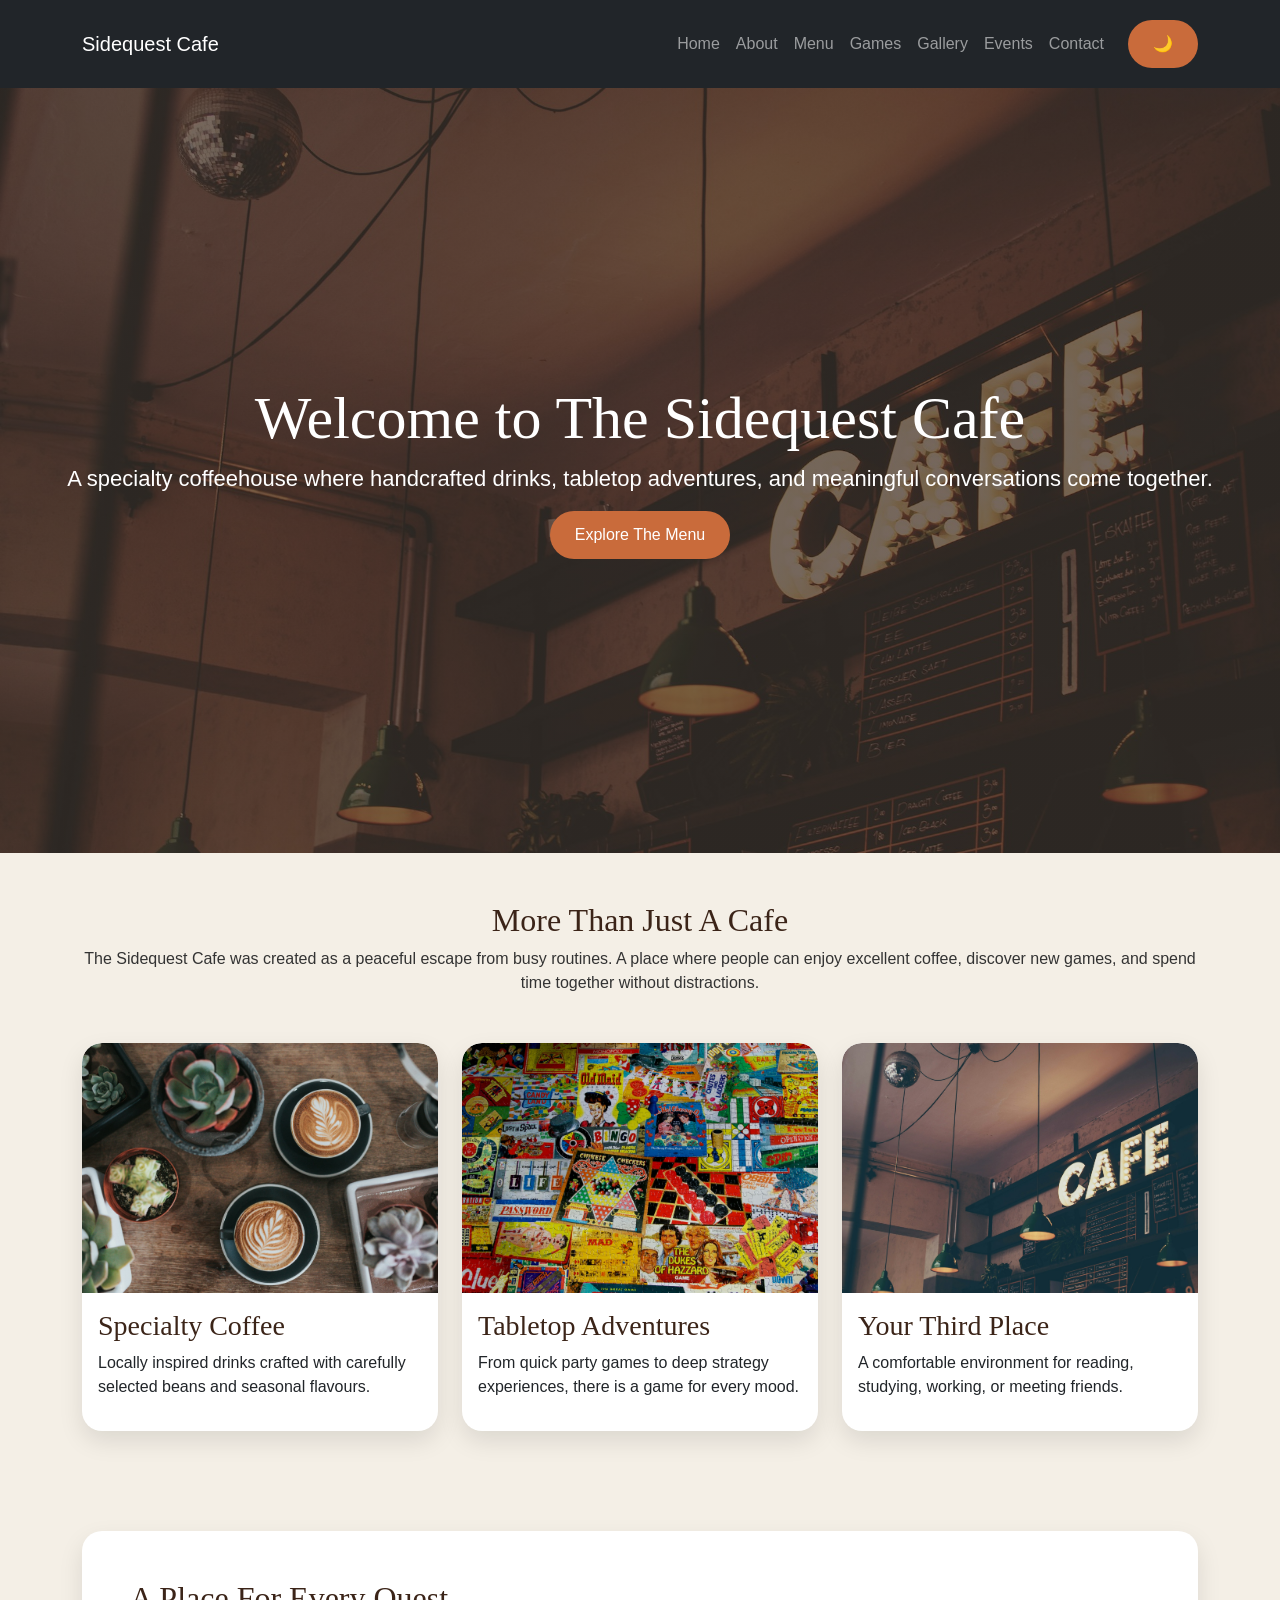
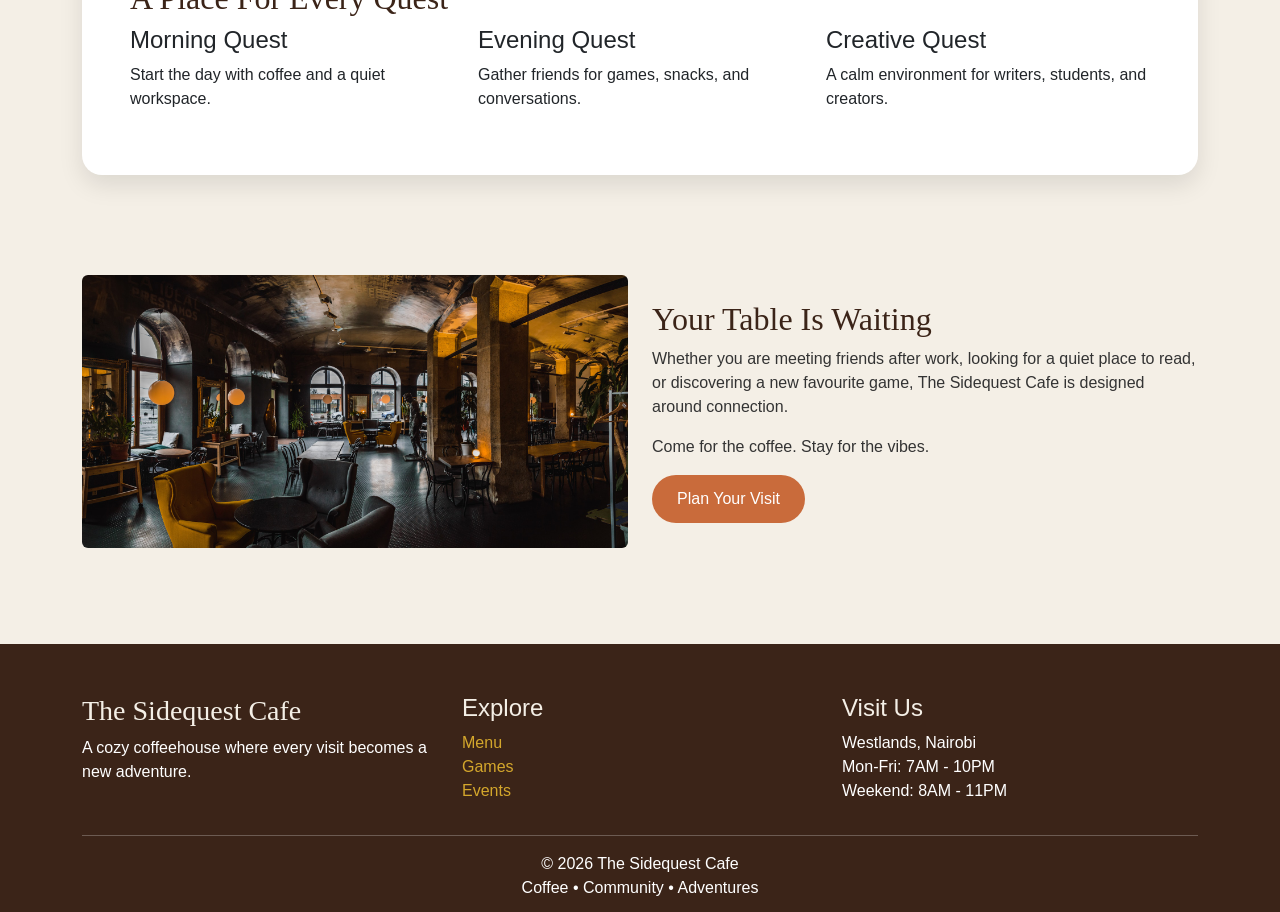
<file: index.html>
<!DOCTYPE html>
<html lang="en">
<head>
    <meta charset="UTF-8">
    <meta name="viewport" content="width=device-width, initial-scale=1.0">
    <link href="https://cdn.jsdelivr.net/npm/bootstrap@5.3.8/dist/css/bootstrap.min.css" rel="stylesheet">
    <link href="/css/style.css" rel="stylesheet">
    <title>The Sidequest Cafe</title>
</head>
<body>
    <nav class="navbar navbar-expand-lg navbar-dark bg-dark">
        <div class="container">
            <a class="navbar-brand" href="/index.html">Sidequest Cafe</a>

            <button class="navbar-toggler" data-bs-toggle="collapse" data-bs-target="#navigation">
                <span class="navbar-toggler-icon"></span>
            </button>

            <div class="collapse navbar-collapse" id="navigation">
                <ul class="navbar-nav ms-auto">
                    <li class="nav-item">
                        <a class="nav-link" href="/index.html">Home</a>
                    </li>
                    <li class="nav-item">
                        <a class="nav-link" href="/pages/about.html">About</a>
                    </li>
                    <li class="nav-item">
                        <a class="nav-link" href="/pages/menu.html">Menu</a>
                    </li>
                    <li class="nav-item">
                        <a class="nav-link" href="/pages/games.html">Games</a>
                    </li>
                    <li class="nav-item">
                        <a class="nav-link" href="/pages/gallery.html">Gallery</a>
                    </li>
                    <li class="nav-item">
                        <a class="nav-link" href="/pages/events.html">Events</a>
                    </li>
                    <li class="nav-item">
                        <a class="nav-link" href="/pages/contact.html">Contact</a>
                    </li>
                </ul>

                <button id="themeToggle" class="btn btn-warning ms-3" aria-label="Toggle dark mode">🌙</button>
            </div>
        </div>
    </nav>

    <header class="hero">
        <div class="hero-content">
            <h1>Welcome to The Sidequest Cafe</h1>
            <p>A specialty coffeehouse where handcrafted drinks, tabletop adventures, and meaningful conversations come together.</p>
            <a href="/pages/menu.html" class="btn btn-warning">Explore The Menu</a>
        </div>
    </header>

    <section class="container py-5">
        <h2 class="text-center">More Than Just A Cafe</h2>
        <p class="text-center">The Sidequest Cafe was created as a peaceful escape from busy routines. A place where people can enjoy excellent coffee, discover new games, and spend time together without distractions.</p>
        <div class="row g-4 mt-4">
            <div class="col-md-4">
                <div class="card">
                    <img src="/images/coffee.jpg" class="card-img-top" alt="Specialty coffee">
                    <div class="card-body">
                        <h3>Specialty Coffee</h3>
                        <p>Locally inspired drinks crafted with carefully selected beans and seasonal flavours.</p>
                    </div>
                </div>
            </div>
            <div class="col-md-4">
                <div class="card">
                    <img src="/images/boardgames.jpg" class="card-img-top" alt="Board games collection">
                    <div class="card-body">
                        <h3>Tabletop Adventures</h3>
                        <p>From quick party games to deep strategy experiences, there is a game for every mood.</p>
                    </div>
                </div>
            </div>
            <div class="col-md-4">
                <div class="card">
                    <img src="/images/cafe.jpg" class="card-img-top" alt="Cafe seating area">
                    <div class="card-body">
                        <h3>Your Third Place</h3>
                        <p>A comfortable environment for reading, studying, working, or meeting friends.</p>
                    </div>
                </div>
            </div>
        </div>
    </section>

    <section class="container py-5">
        <div class="card p-5">
            <h2>A Place For Every Quest</h2>
            <div class="row">
                <div class="col-md-4">
                    <h4>Morning Quest</h4>
                    <p>Start the day with coffee and a quiet workspace.</p>
                </div>
                <div class="col-md-4">
                    <h4>Evening Quest</h4>
                    <p>Gather friends for games, snacks, and conversations.</p>
                </div>
                <div class="col-md-4">
                    <h4>Creative Quest</h4>
                    <p>A calm environment for writers, students, and creators.</p>
                </div>
            </div>
        </div>
    </section>

    <section class="container py-5">
        <div class="row align-items-center">
            <div class="col-md-6">
                <img src="/images/cafe_2.jpg" class="img-fluid rounded" alt="People relaxing inside Sidequest Cafe">
            </div>
            <div class="col-md-6">
                <h2>Your Table Is Waiting</h2>
                <p>Whether you are meeting friends after work, looking for a quiet place to read, or discovering a new favourite game, The Sidequest Cafe is designed around connection.</p>
                <p>Come for the coffee. Stay for the vibes.</p>
                <a href="/pages/contact.html" class="btn btn-warning">Plan Your Visit</a>
            </div>
        </div>
    </section>

    <footer class="site-footer mt-5">
        <div class="container">
            <div class="row g-4">
                <div class="col-md-4">
                    <h3>The Sidequest Cafe</h3>
                    <p>A cozy coffeehouse where every visit becomes a new adventure.</p>
                </div>
                <div class="col-md-4">
                    <h4>Explore</h4>
                    <a href="/pages/menu.html">Menu</a>
                    <br>
                    <a href="/pages/games.html">Games</a>
                    <br>
                    <a href="/pages/events.html">Events</a>
                </div>
                <div class="col-md-4">
                    <h4>Visit Us</h4>
                    <p>Westlands, Nairobi<br>Mon-Fri: 7AM - 10PM<br>Weekend: 8AM - 11PM</p>
                </div>
            </div>
            <hr>
            <p class="text-center">&copy; 2026 The Sidequest Cafe<br>Coffee &bull; Community &bull; Adventures</p>
        </div>
    </footer>

    <script src="/js/script.js"></script>
    <script src="https://cdn.jsdelivr.net/npm/bootstrap@5.3.8/dist/js/bootstrap.bundle.min.js"></script>
</body>
</html>
</file>
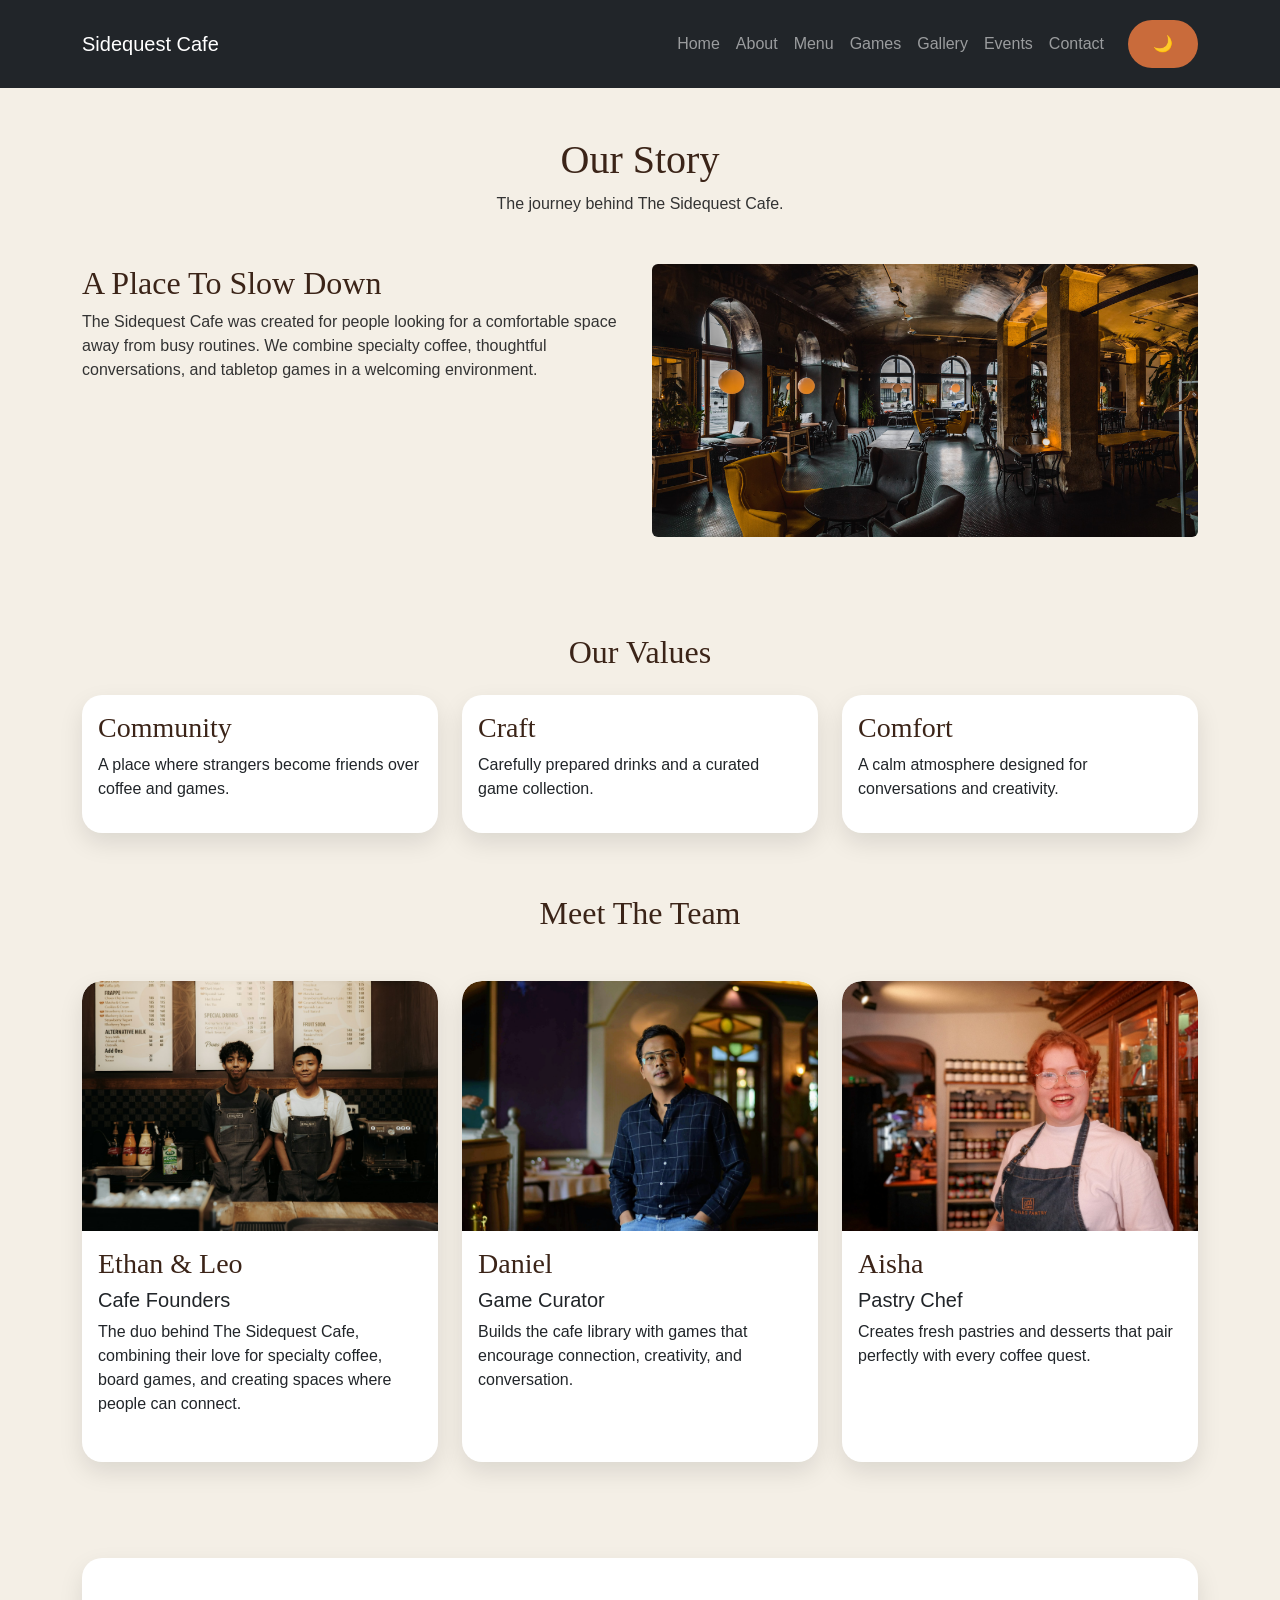
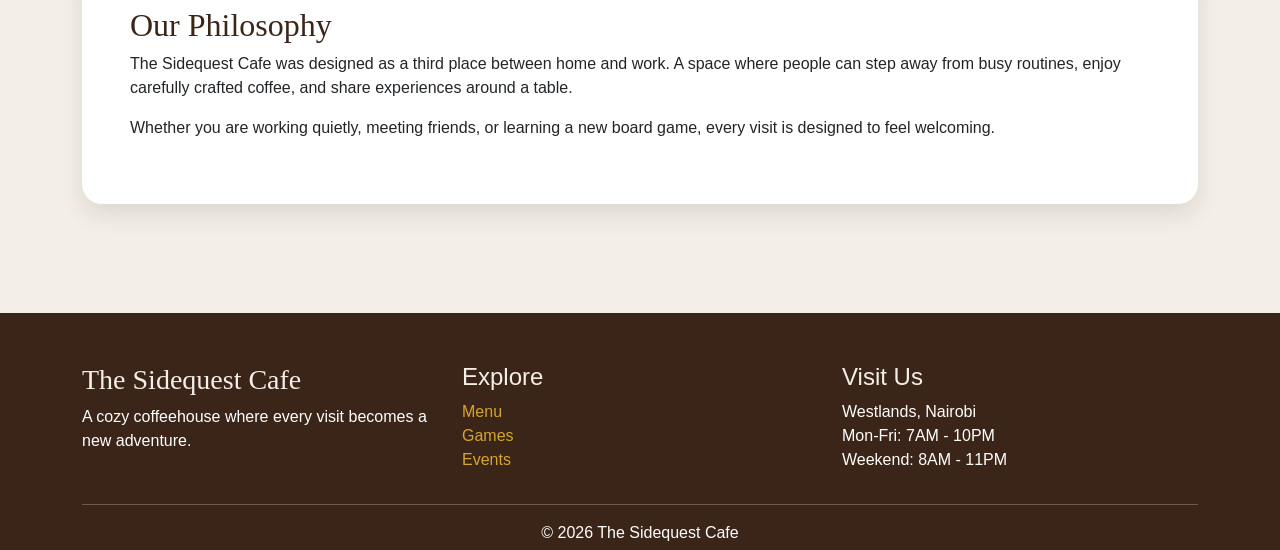
<file: pages/about.html>
<!DOCTYPE html>
<html lang="en">
<head>
    <meta charset="UTF-8">
    <meta name="viewport" content="width=device-width, initial-scale=1.0">
    <link href="https://cdn.jsdelivr.net/npm/bootstrap@5.3.8/dist/css/bootstrap.min.css" rel="stylesheet">
    <link href="/css/style.css" rel="stylesheet">
    <title>About | The Sidequest Cafe</title>
</head>
<body>
    <nav class="navbar navbar-expand-lg navbar-dark bg-dark">
        <div class="container">
            <a class="navbar-brand" href="/index.html">Sidequest Cafe</a>

            <button class="navbar-toggler" data-bs-toggle="collapse" data-bs-target="#navigation">
                <span class="navbar-toggler-icon"></span>
            </button>

            <div class="collapse navbar-collapse" id="navigation">
                <ul class="navbar-nav ms-auto">
                    <li class="nav-item">
                        <a class="nav-link" href="/index.html">Home</a>
                    </li>
                    <li class="nav-item">
                        <a class="nav-link" href="/pages/about.html">About</a>
                    </li>
                    <li class="nav-item">
                        <a class="nav-link" href="/pages/menu.html">Menu</a>
                    </li>
                    <li class="nav-item">
                        <a class="nav-link" href="/pages/games.html">Games</a>
                    </li>
                    <li class="nav-item">
                        <a class="nav-link" href="/pages/gallery.html">Gallery</a>
                    </li>
                    <li class="nav-item">
                        <a class="nav-link" href="/pages/events.html">Events</a>
                    </li>
                    <li class="nav-item">
                        <a class="nav-link" href="/pages/contact.html">Contact</a>
                    </li>
                </ul>

                <button id="themeToggle" class="btn btn-warning ms-3" aria-label="Toggle dark mode">🌙</button>
            </div>
        </div>
    </nav>

    <section class="container py-5">
        <h1 class="text-center">Our Story</h1>
        <p class="text-center">The journey behind The Sidequest Cafe.</p>

        <div class="row mt-5">
            <div class="col-md-6">
                <h2>A Place To Slow Down</h2>
                <p>The Sidequest Cafe was created for people looking for a comfortable space away from busy routines. We combine specialty coffee, thoughtful conversations, and tabletop games in a welcoming environment.</p>
            </div>

            <div class="col-md-6">
                <img src="/images/cafe_2.jpg" class="img-fluid rounded" alt="Cozy cafe interior">
            </div>
        </div>
    </section>


    <section class="container mt-5">
        <h2 class="text-center">Our Values</h2>
        <div class="row mt-4">
            <div class="col-md-4">
                <div class="card p-3">
                    <h3>Community</h3>
                    <p>A place where strangers become friends over coffee and games.</p>
                </div>
            </div>
            <div class="col-md-4">
                <div class="card p-3">
                    <h3>Craft</h3>
                    <p>Carefully prepared drinks and a curated game collection.</p>
                </div>
            </div>
            <div class="col-md-4">
                <div class="card p-3">
                    <h3>Comfort</h3>
                    <p>A calm atmosphere designed for conversations and creativity.</p>
                </div>
            </div>
        </div>
    </section>

    <section class="container py-5">
        <h2 class="text-center mb-5">Meet The Team</h2>
        <div class="row g-4">
            <div class="col-md-4">
                <div class="card h-100">
                    <img src="/images/team.jpg" class="card-img-top" alt="Two members of the Sidequest Cafe team">
                    <div class="card-body">
                        <h3>Ethan & Leo</h3>
                        <h5>Cafe Founders</h5>
                        <p>The duo behind The Sidequest Cafe, combining their love for specialty coffee, board games, and creating spaces where people can connect.</p>
                    </div>
                </div>
            </div>
            <div class="col-md-4">
                <div class="card h-100">
                    <img src="/images/team_2.jpg"class="card-img-top"alt="Board game collection">
                    <div class="card-body">
                        <h3>Daniel</h3>
                        <h5>Game Curator</h5>
                        <p>Builds the cafe library with games that encourage connection, creativity, and conversation.</p>
                    </div>
                </div>
            </div>
            <div class="col-md-4">
                <div class="card h-100">
                    <img src="/images/team_3.jpg"class="card-img-top"alt="Fresh cafe desserts and coffee">
                    <div class="card-body">
                        <h3>Aisha</h3>
                        <h5>Pastry Chef</h5>
                        <p>Creates fresh pastries and desserts that pair perfectly with every coffee quest.</p>
                    </div>
                </div>
            </div>
        </div>
    </section>
    
    <section class="container py-5">
        <div class="card p-5">
            <h2>Our Philosophy</h2>
            <p>The Sidequest Cafe was designed as a third place between home and work. A space where people can step away from busy routines, enjoy carefully crafted coffee, and share experiences around a table.</p>
            <p>Whether you are working quietly, meeting friends, or learning a new board game, every visit is designed to feel welcoming.</p>
        </div>
    </section>

    <footer class="site-footer mt-5">
        <div class="container">
            <div class="row g-4">
                <div class="col-md-4">
                    <h3>The Sidequest Cafe</h3>
                    <p>A cozy coffeehouse where every visit becomes a new adventure.</p>
                </div>
                <div class="col-md-4">
                    <h4>Explore</h4>
                    <a href="/pages/menu.html">Menu</a>
                    <br>
                    <a href="/pages/games.html">Games</a>
                    <br>
                    <a href="/pages/events.html">Events</a>
                </div>
                <div class="col-md-4">
                    <h4>Visit Us</h4>
                    <p>Westlands, Nairobi<br>Mon-Fri: 7AM - 10PM<br>Weekend: 8AM - 11PM</p>
                </div>
            </div>
            <hr>
            <p class="text-center">&copy; 2026 The Sidequest Cafe<br>Coffee &bull; Community &bull; Adventures</p>
        </div>
    </footer>

    <script src="/js/script.js"></script>
    <script src="https://cdn.jsdelivr.net/npm/bootstrap@5.3.8/dist/js/bootstrap.bundle.min.js"></script>
</body>
</html>
</file>
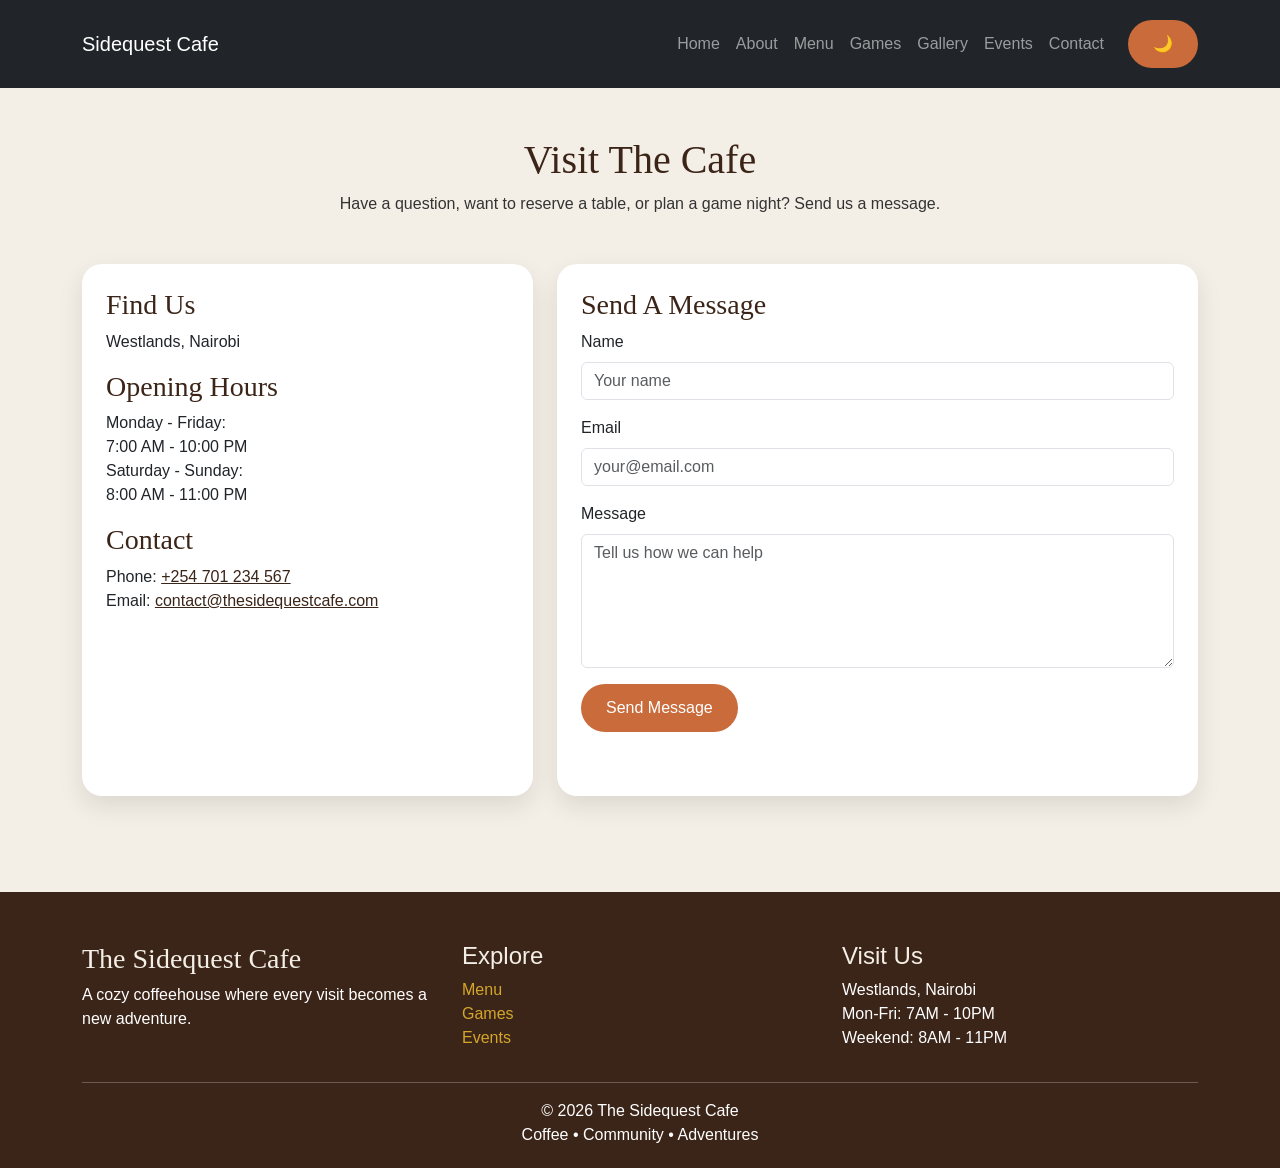
<file: pages/contact.html>
<!DOCTYPE html>
<html lang="en">
<head>
    <meta charset="UTF-8">
    <meta name="viewport" content="width=device-width, initial-scale=1.0">
    <link href="https://cdn.jsdelivr.net/npm/bootstrap@5.3.8/dist/css/bootstrap.min.css" rel="stylesheet">
    <link href="/css/style.css" rel="stylesheet">
    <title>Contact | The Sidequest Cafe</title>
</head>
<body>
    <nav class="navbar navbar-expand-lg navbar-dark bg-dark">
        <div class="container">
            <a class="navbar-brand" href="/index.html">Sidequest Cafe</a>

            <button class="navbar-toggler" data-bs-toggle="collapse" data-bs-target="#navigation">
                <span class="navbar-toggler-icon"></span>
            </button>

            <div class="collapse navbar-collapse" id="navigation">
                <ul class="navbar-nav ms-auto">
                    <li class="nav-item">
                        <a class="nav-link" href="/index.html">Home</a>
                    </li>
                    <li class="nav-item">
                        <a class="nav-link" href="/pages/about.html">About</a>
                    </li>
                    <li class="nav-item">
                        <a class="nav-link" href="/pages/menu.html">Menu</a>
                    </li>
                    <li class="nav-item">
                        <a class="nav-link" href="/pages/games.html">Games</a>
                    </li>
                    <li class="nav-item">
                        <a class="nav-link" href="/pages/gallery.html">Gallery</a>
                    </li>
                    <li class="nav-item">
                        <a class="nav-link" href="/pages/events.html">Events</a>
                    </li>
                    <li class="nav-item">
                        <a class="nav-link" href="/pages/contact.html">Contact</a>
                    </li>
                </ul>

                <button id="themeToggle" class="btn btn-warning ms-3" aria-label="Toggle dark mode">🌙</button>
            </div>
        </div>
    </nav>

    <section class="container py-5 contact-container">
        <h1 class="text-center">Visit The Cafe</h1>
        <p class="text-center">Have a question, want to reserve a table, or plan a game night? Send us a message.</p>
        <div class="row g-4 mt-4">
            <div class="col-lg-5">
                <div class="card p-4 h-100">
                    <h3>Find Us</h3>
                    <p>Westlands, Nairobi</p>
                    <h3>Opening Hours</h3>
                    <p>Monday - Friday:<br>7:00 AM - 10:00 PM<br>Saturday - Sunday:<br>8:00 AM - 11:00 PM</p>
                    <h3>Contact</h3>
                    <p>
                        Phone:&nbsp;<a href="tel:+254701234567">+254 701 234 567</a>
                        <br>
                        Email:&nbsp;<a href="mail:contact@thesidequestcafe.com">contact@thesidequestcafe.com</a>
                    </p>
                </div>
            </div>
            <div class="col-lg-7">
                <div class="card p-4">
                    <h3>Send A Message</h3>
                    <form id="contactForm">
                        <label class="form-label">Name</label>
                        <input id="name" class="form-control mb-3" placeholder="Your name">
                        <label class="form-label">Email</label>
                        <input id="email" class="form-control mb-3" placeholder="your@email.com">
                        <label class="form-label">Message</label>
                        <textarea id="message" class="form-control mb-3" rows="5" placeholder="Tell us how we can help"></textarea>
                        <button class="btn btn-warning">Send Message</button>
                    </form>
                    <div id="formMessage" style="padding-block: 20px;"></div>
                </div>
            </div>
        </div>
    </section>

    <footer class="site-footer mt-5">
        <div class="container">
            <div class="row g-4">
                <div class="col-md-4">
                    <h3>The Sidequest Cafe</h3>
                    <p>A cozy coffeehouse where every visit becomes a new adventure.</p>
                </div>
                <div class="col-md-4">
                    <h4>Explore</h4>
                    <a href="/pages/menu.html">Menu</a>
                    <br>
                    <a href="/pages/games.html">Games</a>
                    <br>
                    <a href="/pages/events.html">Events</a>
                </div>
                <div class="col-md-4">
                    <h4>Visit Us</h4>
                    <p>Westlands, Nairobi<br>Mon-Fri: 7AM - 10PM<br>Weekend: 8AM - 11PM</p>
                </div>
            </div>
            <hr>
            <p class="text-center">&copy; 2026 The Sidequest Cafe<br>Coffee &bull; Community &bull; Adventures</p>
        </div>
    </footer>

    <script src="/js/script.js"></script>
    <script src="https://cdn.jsdelivr.net/npm/bootstrap@5.3.8/dist/js/bootstrap.bundle.min.js"></script>
</body>
</html>
</file>
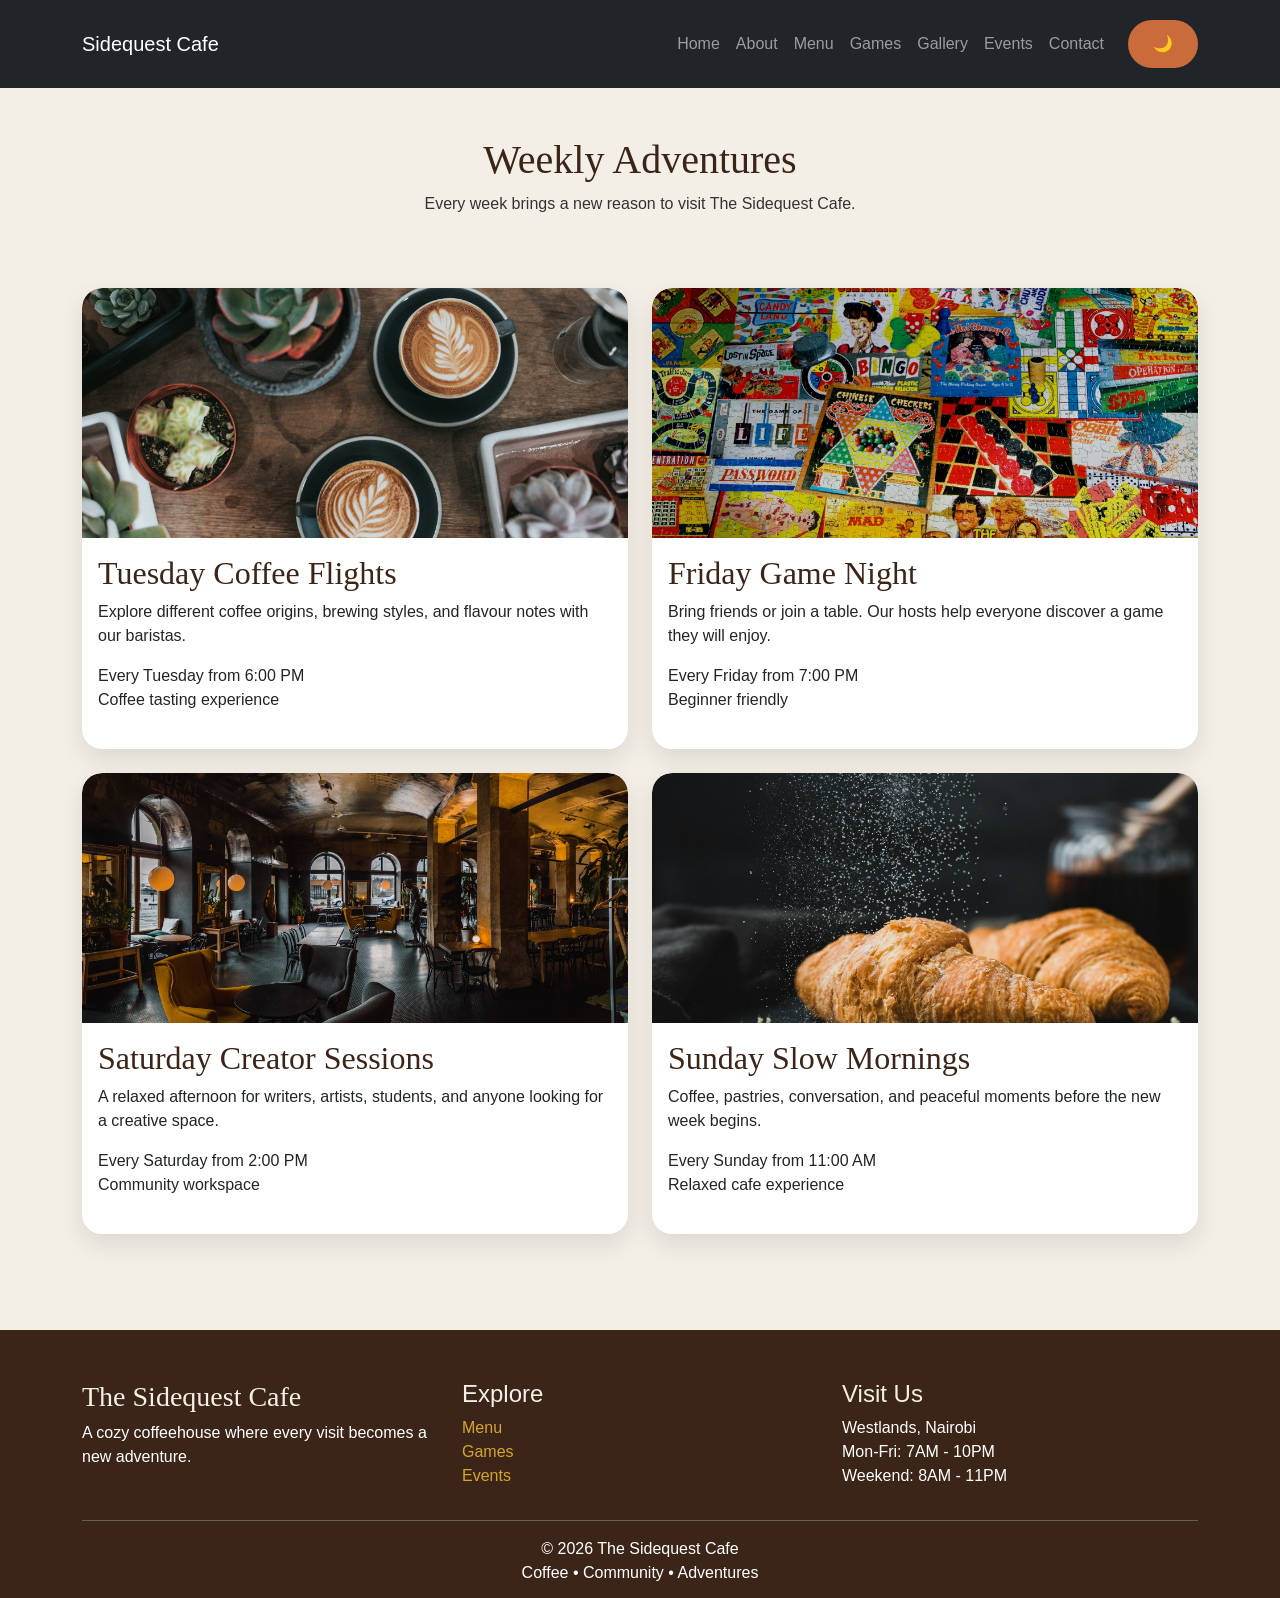
<file: pages/events.html>
<!DOCTYPE html>
<html lang="en">
<head>
    <meta charset="UTF-8">
    <meta name="viewport" content="width=device-width, initial-scale=1.0">
    <link href="https://cdn.jsdelivr.net/npm/bootstrap@5.3.8/dist/css/bootstrap.min.css" rel="stylesheet">
    <link href="/css/style.css" rel="stylesheet">
    <title>Events | Sidequest Cafe</title>
</head>
<body>
    <nav class="navbar navbar-expand-lg navbar-dark bg-dark">
        <div class="container">
            <a class="navbar-brand" href="/index.html">Sidequest Cafe</a>

            <button class="navbar-toggler" data-bs-toggle="collapse" data-bs-target="#navigation">
                <span class="navbar-toggler-icon"></span>
            </button>

            <div class="collapse navbar-collapse" id="navigation">
                <ul class="navbar-nav ms-auto">
                    <li class="nav-item">
                        <a class="nav-link" href="/index.html">Home</a>
                    </li>
                    <li class="nav-item">
                        <a class="nav-link" href="/pages/about.html">About</a>
                    </li>
                    <li class="nav-item">
                        <a class="nav-link" href="/pages/menu.html">Menu</a>
                    </li>
                    <li class="nav-item">
                        <a class="nav-link" href="/pages/games.html">Games</a>
                    </li>
                    <li class="nav-item">
                        <a class="nav-link" href="/pages/gallery.html">Gallery</a>
                    </li>
                    <li class="nav-item">
                        <a class="nav-link" href="/pages/events.html">Events</a>
                    </li>
                    <li class="nav-item">
                        <a class="nav-link" href="/pages/contact.html">Contact</a>
                    </li>
                </ul>

                <button id="themeToggle" class="btn btn-warning ms-3" aria-label="Toggle dark mode">🌙</button>
            </div>
        </div>
    </nav>

    <section class="container py-5">
        <h1 class="text-center">Weekly Adventures</h1>
        <p class="text-center">Every week brings a new reason to visit The Sidequest Cafe.</p>
        <div class="row g-4 mt-5">
            <div class="col-md-6">
                <div class="card h-100">
                    <img src="/images/coffee.jpg" class="card-img-top" alt="Coffee tasting event">
                    <div class="card-body">
                        <h2>Tuesday Coffee Flights</h2>
                        <p>Explore different coffee origins, brewing styles, and flavour notes with our baristas.</p>
                        <p>Every Tuesday from 6:00 PM<br>Coffee tasting experience</p>
                    </div>
                </div>
            </div>
            <div class="col-md-6">
                <div class="card h-100">
                    <img src="/images/boardgames.jpg" class="card-img-top" alt="Board game night">
                    <div class="card-body">
                        <h2>Friday Game Night</h2>
                        <p>Bring friends or join a table. Our hosts help everyone discover a game they will enjoy.</p>
                        <p>Every Friday from 7:00 PM<br>Beginner friendly</p>
                    </div>
                </div>
            </div>
            <div class="col-md-6">
                <div class="card h-100">
                    <img src="/images/cafe_2.jpg" class="card-img-top" alt="Cafe workspace">
                    <div class="card-body">
                        <h2>Saturday Creator Sessions</h2>
                        <p>A relaxed afternoon for writers, artists, students, and anyone looking for a creative space.</p>
                        <p>Every Saturday from 2:00 PM<br>Community workspace</p>
                    </div>
                </div>
            </div>
            <div class="col-md-6">
                <div class="card h-100">
                    <img src="/images/pastry.jpg" class="card-img-top" alt="Cafe desserts">
                    <div class="card-body">
                        <h2>Sunday Slow Mornings</h2>
                        <p>Coffee, pastries, conversation, and peaceful moments before the new week begins.</p>
                        <p>Every Sunday from 11:00 AM<br>Relaxed cafe experience</p>
                    </div>
                </div>
            </div>
        </div>
    </section>

    <footer class="site-footer mt-5">
        <div class="container">
            <div class="row g-4">
                <div class="col-md-4">
                    <h3>The Sidequest Cafe</h3>
                    <p>A cozy coffeehouse where every visit becomes a new adventure.</p>
                </div>
                <div class="col-md-4">
                    <h4>Explore</h4>
                    <a href="/pages/menu.html">Menu</a>
                    <br>
                    <a href="/pages/games.html">Games</a>
                    <br>
                    <a href="/pages/events.html">Events</a>
                </div>
                <div class="col-md-4">
                    <h4>Visit Us</h4>
                    <p>Westlands, Nairobi<br>Mon-Fri: 7AM - 10PM<br>Weekend: 8AM - 11PM</p>
                </div>
            </div>
            <hr>
            <p class="text-center">&copy; 2026 The Sidequest Cafe<br>Coffee &bull; Community &bull; Adventures</p>
        </div>
    </footer>

    <script src="/js/script.js"></script>
    <script src="https://cdn.jsdelivr.net/npm/bootstrap@5.3.8/dist/js/bootstrap.bundle.min.js"></script>
</body>
</html>
</file>
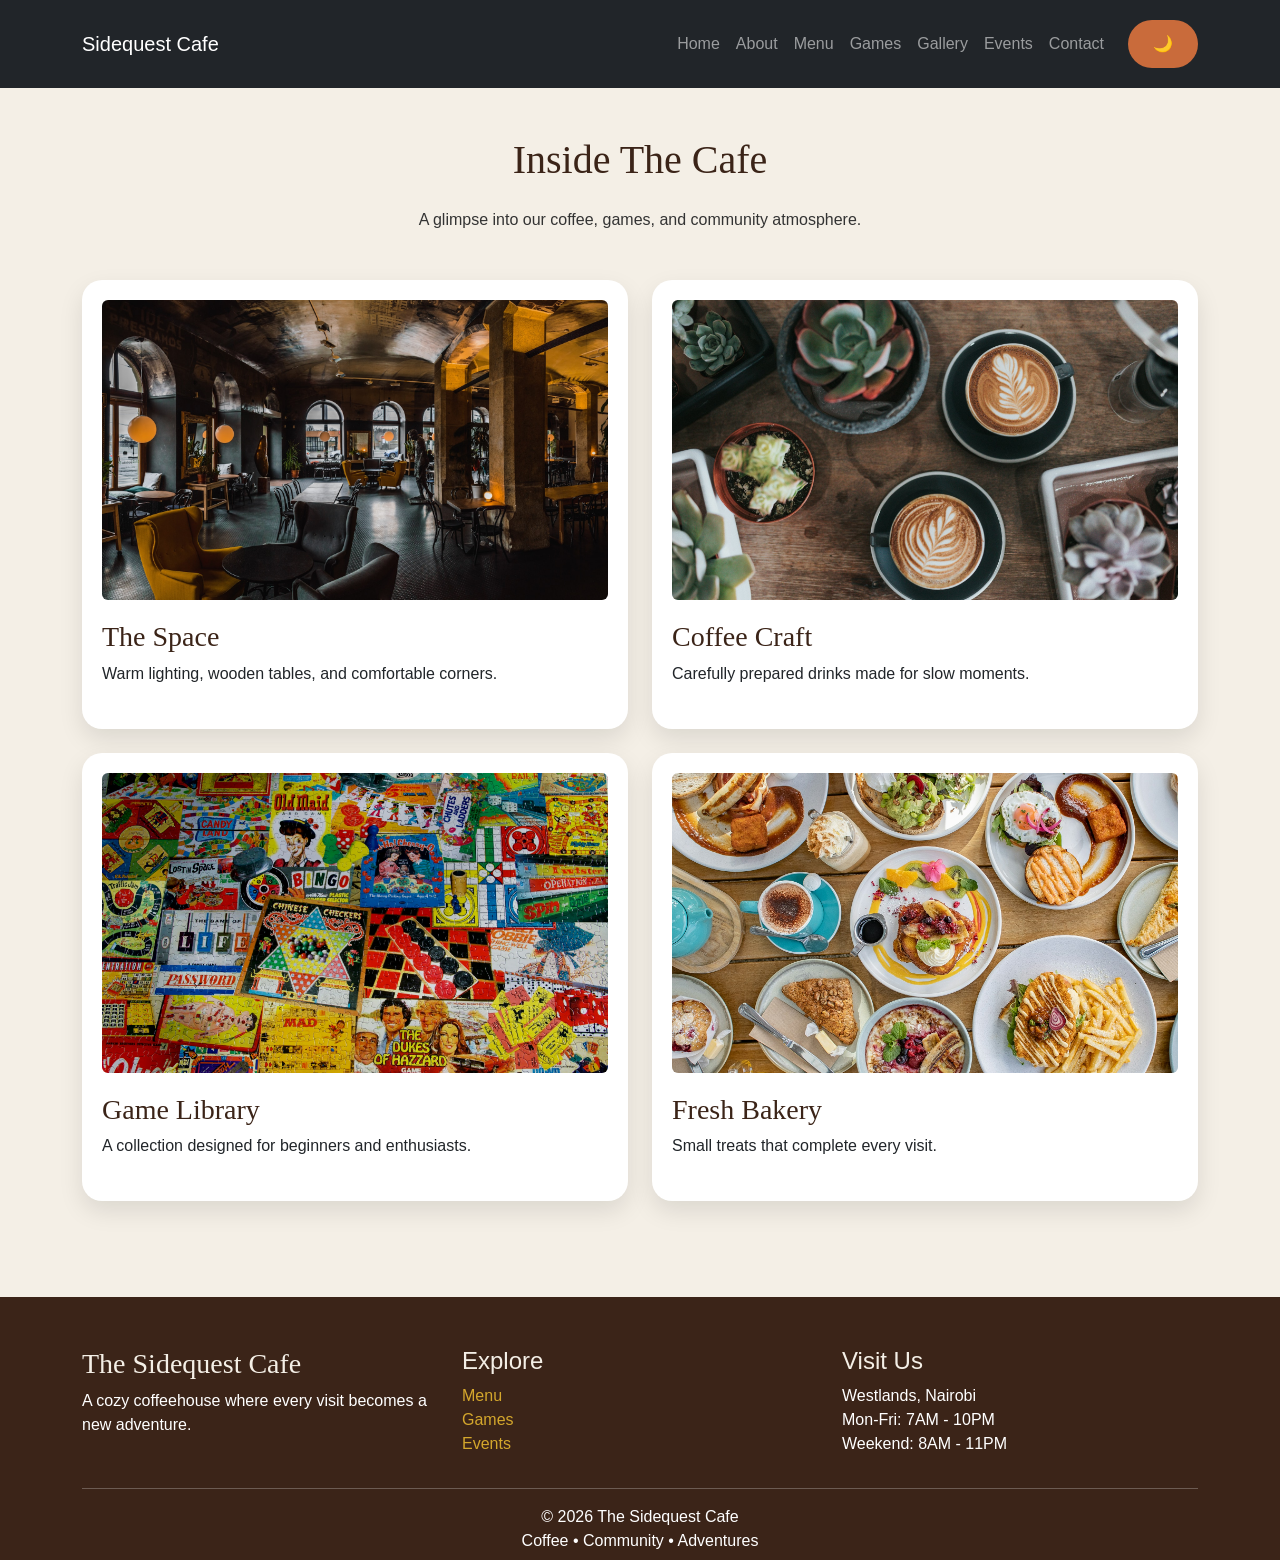
<file: pages/gallery.html>
<!DOCTYPE html>
<html lang="en">
<head>
    <meta charset="UTF-8">
    <meta name="viewport" content="width=device-width, initial-scale=1.0">
    <link href="https://cdn.jsdelivr.net/npm/bootstrap@5.3.8/dist/css/bootstrap.min.css" rel="stylesheet">
    <link href="/css/style.css" rel="stylesheet">
    <title>Gallery | Sidequest Cafe</title>
</head>
<body>
    <nav class="navbar navbar-expand-lg navbar-dark bg-dark">
        <div class="container">
            <a class="navbar-brand" href="/index.html">Sidequest Cafe</a>

            <button class="navbar-toggler" data-bs-toggle="collapse" data-bs-target="#navigation">
                <span class="navbar-toggler-icon"></span>
            </button>

            <div class="collapse navbar-collapse" id="navigation">
                <ul class="navbar-nav ms-auto">
                    <li class="nav-item">
                        <a class="nav-link" href="/index.html">Home</a>
                    </li>
                    <li class="nav-item">
                        <a class="nav-link" href="/pages/about.html">About</a>
                    </li>
                    <li class="nav-item">
                        <a class="nav-link" href="/pages/menu.html">Menu</a>
                    </li>
                    <li class="nav-item">
                        <a class="nav-link" href="/pages/games.html">Games</a>
                    </li>
                    <li class="nav-item">
                        <a class="nav-link" href="/pages/gallery.html">Gallery</a>
                    </li>
                    <li class="nav-item">
                        <a class="nav-link" href="/pages/events.html">Events</a>
                    </li>
                    <li class="nav-item">
                        <a class="nav-link" href="/pages/contact.html">Contact</a>
                    </li>
                </ul>

                <button id="themeToggle" class="btn btn-warning ms-3" aria-label="Toggle dark mode">🌙</button>
            </div>
        </div>
    </nav>

    <section class="container py-5">
        <h1 class="text-center mb-4">Inside The Cafe</h1>
        <p class="text-center">A glimpse into our coffee, games, and community atmosphere.</p>
        <div class="row g-4 mt-4">
            <div class="col-md-6">
                <div class="card gallery-card">
                    <img src="/images/cafe_2.jpg" class="img-fluid rounded gallery-image" data-bs-toggle="modal" data-bs-target="#imageModal" alt="Cafe interior">
                    <h3>The Space</h3>
                    <p>Warm lighting, wooden tables, and comfortable corners.</p>
                </div>
            </div>
            <div class="col-md-6">
                <div class="card gallery-card">
                    <img src="/images/coffee.jpg" class="img-fluid rounded gallery-image" data-bs-toggle="modal" data-bs-target="#imageModal" alt="Coffee preparation">
                    <h3>Coffee Craft</h3>
                    <p>Carefully prepared drinks made for slow moments.</p>
                </div>
            </div>
            <div class="col-md-6">
                <div class="card gallery-card">
                    <img src="/images/boardgames.jpg" class="img-fluid rounded gallery-image" data-bs-toggle="modal" data-bs-target="#imageModal" alt="Board games">
                    <h3>Game Library</h3>
                    <p>A collection designed for beginners and enthusiasts.</p>
                </div>
            </div>
            <div class="col-md-6">
                <div class="card gallery-card">
                    <img src="/images/food.jpg" class="img-fluid rounded gallery-image" data-bs-toggle="modal" data-bs-target="#imageModal" alt="Cafe pastries">
                    <h3>Fresh Bakery</h3>
                    <p>Small treats that complete every visit.</p>
                </div>
            </div>
        </div>
    </section>

    <footer class="site-footer mt-5">
        <div class="container">
            <div class="row g-4">
                <div class="col-md-4">
                    <h3>The Sidequest Cafe</h3>
                    <p>A cozy coffeehouse where every visit becomes a new adventure.</p>
                </div>
                <div class="col-md-4">
                    <h4>Explore</h4>
                    <a href="/pages/menu.html">Menu</a>
                    <br>
                    <a href="/pages/games.html">Games</a>
                    <br>
                    <a href="/pages/events.html">Events</a>
                </div>
                <div class="col-md-4">
                    <h4>Visit Us</h4>
                    <p>Westlands, Nairobi<br>Mon-Fri: 7AM - 10PM<br>Weekend: 8AM - 11PM</p>
                </div>
            </div>
            <hr>
            <p class="text-center">&copy; 2026 The Sidequest Cafe<br>Coffee &bull; Community &bull; Adventures</p>
        </div>
    </footer>

    <div class="modal fade" id="imageModal">
        <div class="modal-dialog modal-lg">
            <div class="modal-content">
                <img id="modalImage" class="img-fluid">
            </div>
        </div>
    </div>

    <script src="/js/script.js"></script>
    <script src="https://cdn.jsdelivr.net/npm/bootstrap@5.3.8/dist/js/bootstrap.bundle.min.js"></script>
</body>
</html>
</file>
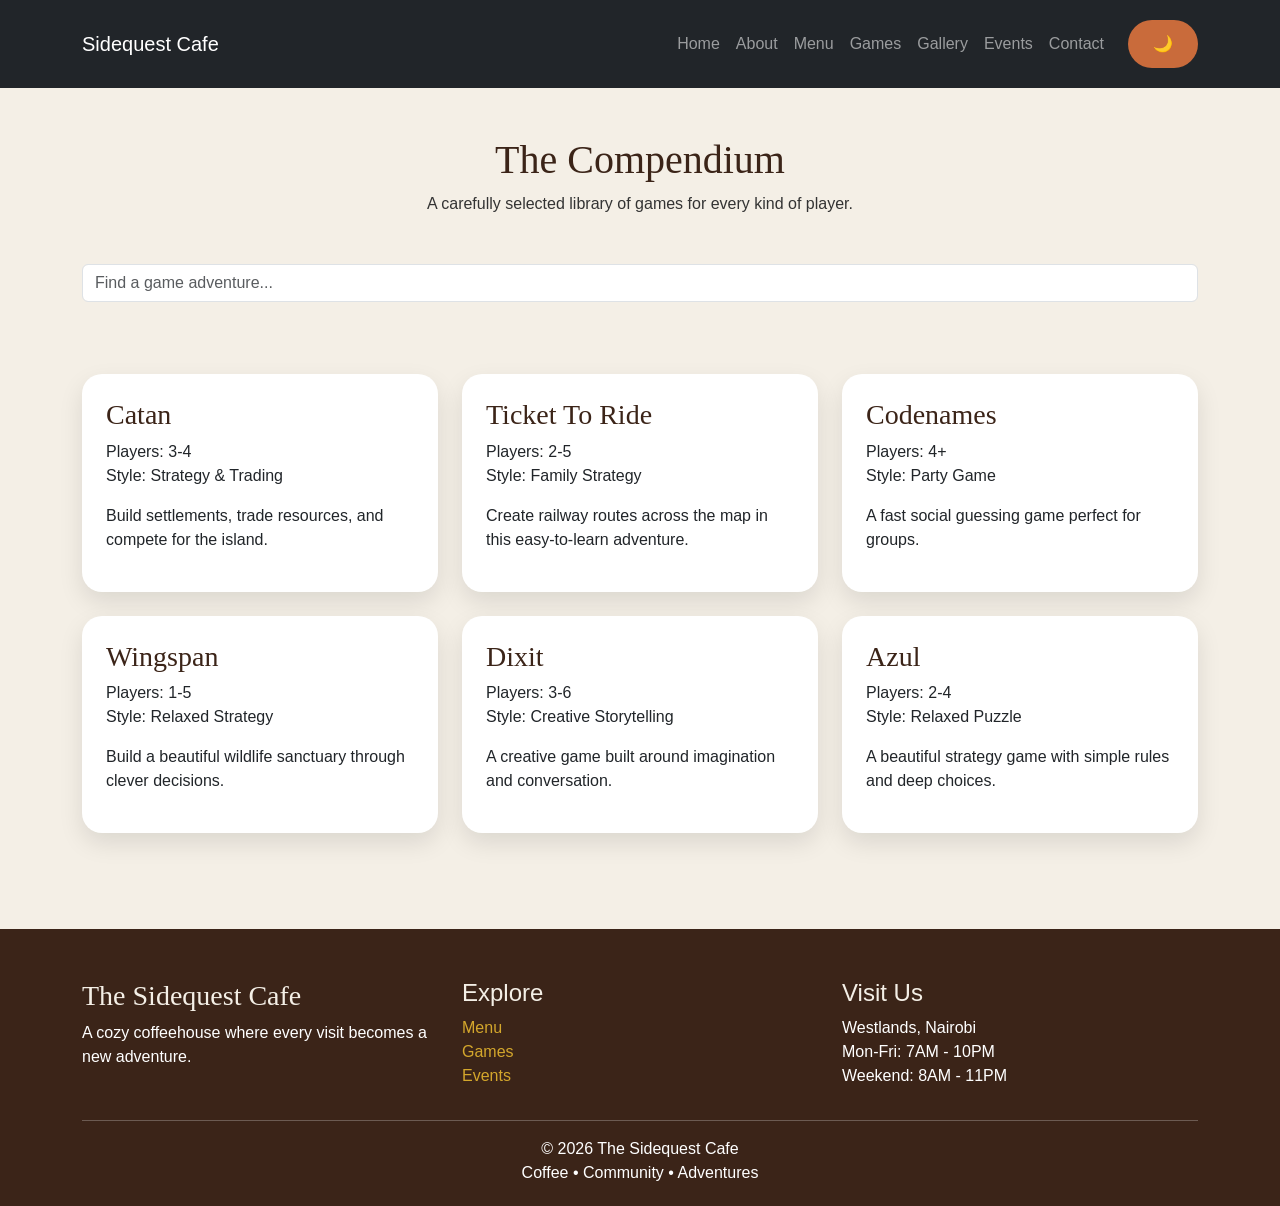
<file: pages/games.html>
<!DOCTYPE html>
<html lang="en">
<head>
    <meta charset="UTF-8">
    <meta name="viewport" content="width=device-width, initial-scale=1.0">
    <link href="https://cdn.jsdelivr.net/npm/bootstrap@5.3.8/dist/css/bootstrap.min.css" rel="stylesheet">
    <link href="/css/style.css" rel="stylesheet">
    <title>Games | Sidequest Cafe</title>
</head>
<body>
    <nav class="navbar navbar-expand-lg navbar-dark bg-dark">
        <div class="container">
            <a class="navbar-brand" href="/index.html">Sidequest Cafe</a>

            <button class="navbar-toggler" data-bs-toggle="collapse" data-bs-target="#navigation">
                <span class="navbar-toggler-icon"></span>
            </button>

            <div class="collapse navbar-collapse" id="navigation">
                <ul class="navbar-nav ms-auto">
                    <li class="nav-item">
                        <a class="nav-link" href="/index.html">Home</a>
                    </li>
                    <li class="nav-item">
                        <a class="nav-link" href="/pages/about.html">About</a>
                    </li>
                    <li class="nav-item">
                        <a class="nav-link" href="/pages/menu.html">Menu</a>
                    </li>
                    <li class="nav-item">
                        <a class="nav-link" href="/pages/games.html">Games</a>
                    </li>
                    <li class="nav-item">
                        <a class="nav-link" href="/pages/gallery.html">Gallery</a>
                    </li>
                    <li class="nav-item">
                        <a class="nav-link" href="/pages/events.html">Events</a>
                    </li>
                    <li class="nav-item">
                        <a class="nav-link" href="/pages/contact.html">Contact</a>
                    </li>
                </ul>

                <button id="themeToggle" class="btn btn-warning ms-3" aria-label="Toggle dark mode">🌙</button>
            </div>
        </div>
    </nav>

    <section class="container py-5">
        <h1 class="text-center">The Compendium</h1>
        <p class="text-center">A carefully selected library of games for every kind of player.</p>
        <input id="searchGames" onkeyup="searchGames()" class="form-control my-5" placeholder="Find a game adventure...">

        <div class="row g-4 mt-4">
            <div class="col-md-4 game-card">
                <div class="card p-4">
                    <h3>Catan</h3>
                    <p>Players: 3-4<br>Style: Strategy & Trading</p>
                    <p>Build settlements, trade resources, and compete for the island.</p>
                </div>
            </div>
            <div class="col-md-4 game-card">
                <div class="card p-4">
                    <h3>Ticket To Ride</h3>
                    <p>Players: 2-5<br>Style: Family Strategy</p>
                    <p>Create railway routes across the map in this easy-to-learn adventure.</p>
                </div>
            </div>
            <div class="col-md-4 game-card">
                <div class="card p-4">
                    <h3>Codenames</h3>
                    <p>Players: 4+<br>Style: Party Game</p>
                    <p>A fast social guessing game perfect for groups.</p>
                </div>
            </div>
            <div class="col-md-4 game-card">
                <div class="card p-4">
                    <h3>Wingspan</h3>
                    <p>Players: 1-5<br>Style: Relaxed Strategy</p>
                    <p>Build a beautiful wildlife sanctuary through clever decisions.</p>
                </div>
            </div>
            <div class="col-md-4 game-card">
                <div class="card p-4">
                    <h3>Dixit</h3>
                    <p>Players: 3-6<br>Style: Creative Storytelling</p>
                    <p>A creative game built around imagination and conversation.</p>
                </div>
            </div>
            <div class="col-md-4 game-card">
                <div class="card p-4">
                    <h3>Azul</h3>
                    <p>Players: 2-4<br>Style: Relaxed Puzzle</p>
                    <p>A beautiful strategy game with simple rules and deep choices.</p>
                </div>
            </div>
        </div>
    </section>

    <footer class="site-footer mt-5">
        <div class="container">
            <div class="row g-4">
                <div class="col-md-4">
                    <h3>The Sidequest Cafe</h3>
                    <p>A cozy coffeehouse where every visit becomes a new adventure.</p>
                </div>
                <div class="col-md-4">
                    <h4>Explore</h4>
                    <a href="/pages/menu.html">Menu</a>
                    <br>
                    <a href="/pages/games.html">Games</a>
                    <br>
                    <a href="/pages/events.html">Events</a>
                </div>
                <div class="col-md-4">
                    <h4>Visit Us</h4>
                    <p>Westlands, Nairobi<br>Mon-Fri: 7AM - 10PM<br>Weekend: 8AM - 11PM</p>
                </div>
            </div>
            <hr>
            <p class="text-center">&copy; 2026 The Sidequest Cafe<br>Coffee &bull; Community &bull; Adventures</p>
        </div>
    </footer>

    <script src="/js/script.js"></script>
    <script src="https://cdn.jsdelivr.net/npm/bootstrap@5.3.8/dist/js/bootstrap.bundle.min.js"></script>
</body>
</html>
</file>
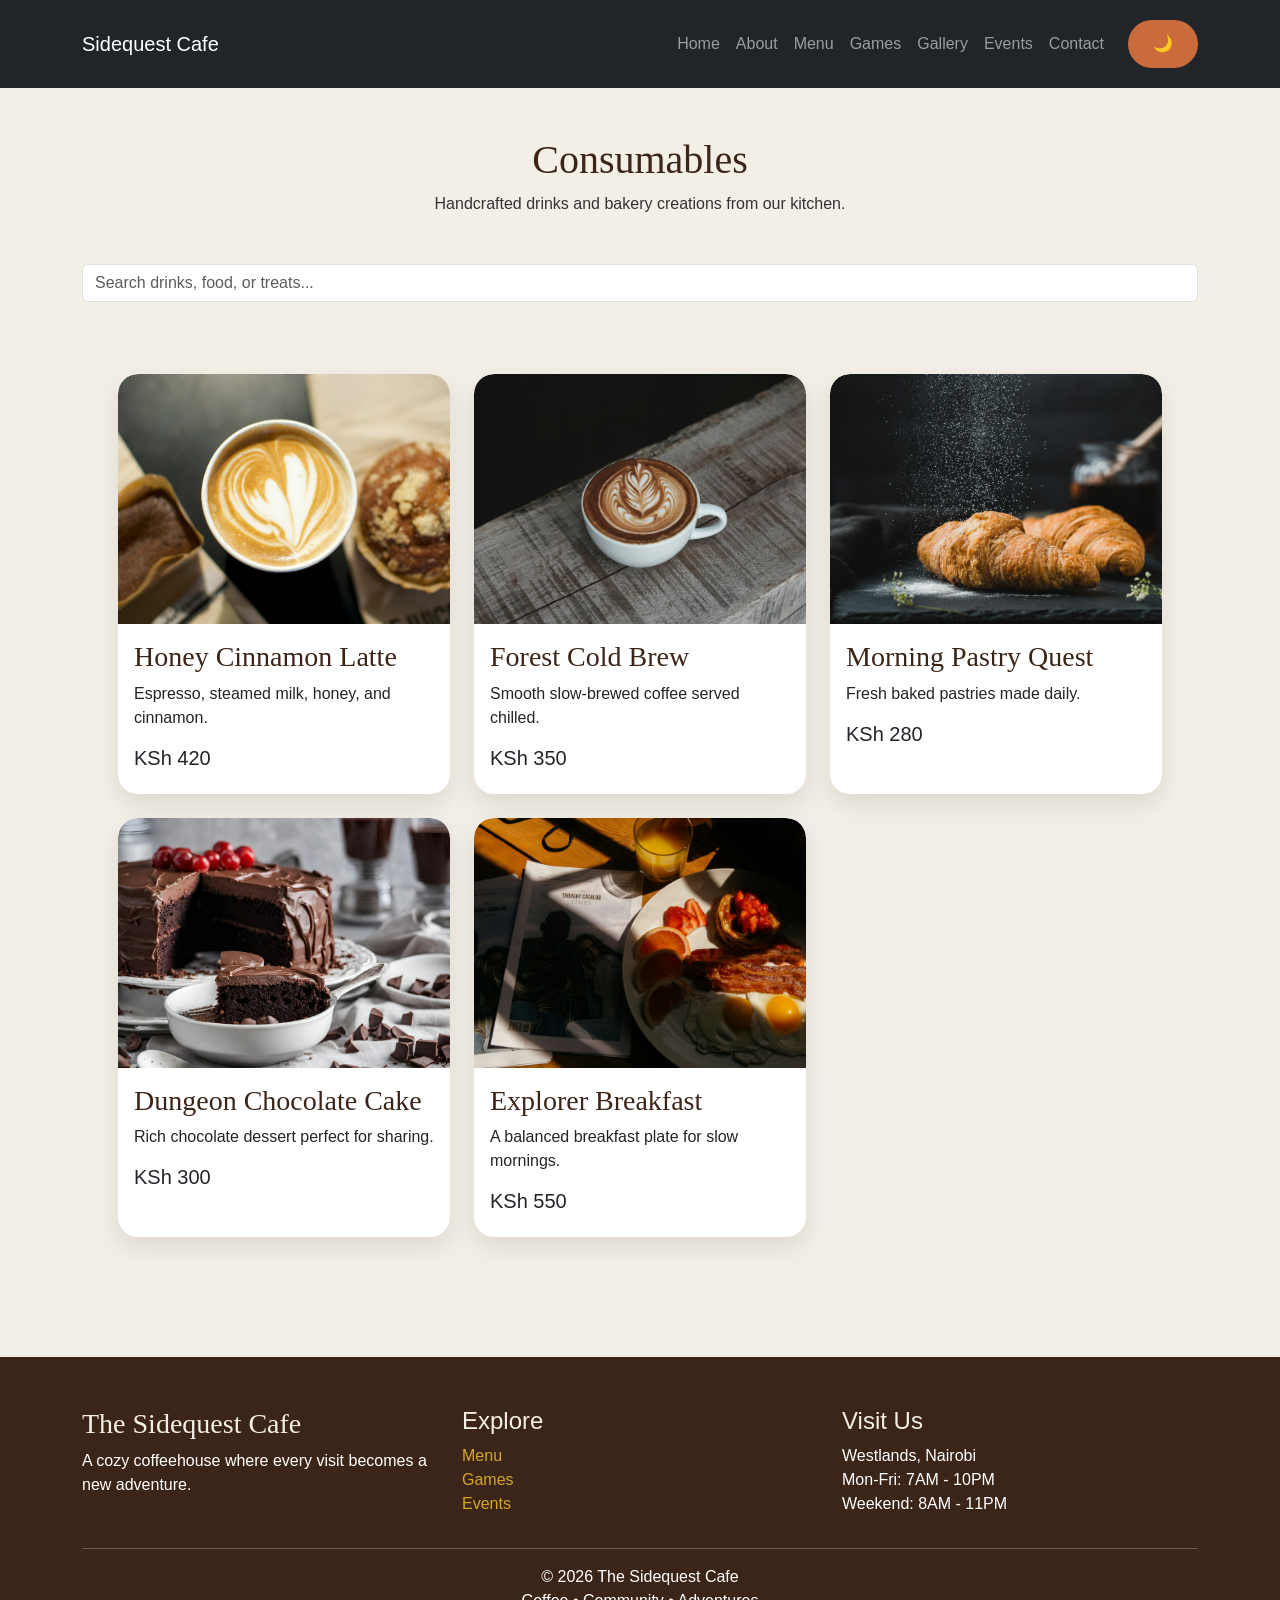
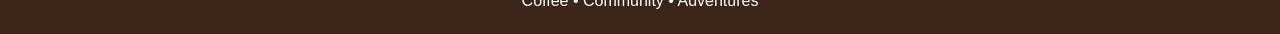
<file: pages/menu.html>
<!DOCTYPE html>
<html lang="en">
<head>
    <meta charset="UTF-8">
    <meta name="viewport" content="width=device-width, initial-scale=1.0">
    <link href="https://cdn.jsdelivr.net/npm/bootstrap@5.3.8/dist/css/bootstrap.min.css" rel="stylesheet">
    <link href="/css/style.css" rel="stylesheet">
    <title>Menu | The Sidequest Cafe</title>
</head>
<body>
    <nav class="navbar navbar-expand-lg navbar-dark bg-dark">
        <div class="container">
            <a class="navbar-brand" href="/index.html">Sidequest Cafe</a>

            <button class="navbar-toggler" data-bs-toggle="collapse" data-bs-target="#navigation">
                <span class="navbar-toggler-icon"></span>
            </button>

            <div class="collapse navbar-collapse" id="navigation">
                <ul class="navbar-nav ms-auto">
                    <li class="nav-item">
                        <a class="nav-link" href="/index.html">Home</a>
                    </li>
                    <li class="nav-item">
                        <a class="nav-link" href="/pages/about.html">About</a>
                    </li>
                    <li class="nav-item">
                        <a class="nav-link" href="/pages/menu.html">Menu</a>
                    </li>
                    <li class="nav-item">
                        <a class="nav-link" href="/pages/games.html">Games</a>
                    </li>
                    <li class="nav-item">
                        <a class="nav-link" href="/pages/gallery.html">Gallery</a>
                    </li>
                    <li class="nav-item">
                        <a class="nav-link" href="/pages/events.html">Events</a>
                    </li>
                    <li class="nav-item">
                        <a class="nav-link" href="/pages/contact.html">Contact</a>
                    </li>
                </ul>

                <button id="themeToggle" class="btn btn-warning ms-3" aria-label="Toggle dark mode">🌙</button>
            </div>
        </div>
    </nav>

    <section class="container py-5">
        <h1 class="text-center">Consumables</h1>
        <p class="text-center">Handcrafted drinks and bakery creations from our kitchen.</p>
        <input id="searchMenu" onkeyup="searchMenu()" class="form-control my-5" placeholder="Search drinks, food, or treats...">

        <div class="row g-4 m-4" id="menuItems">
            <div class="col-md-4 menu-card">
                <div class="card h-100">
                    <img src="/images/coffee_1.jpg" class="card-img-top" alt="Honey cinnamon latte">
                    <div class="card-body">
                        <h3>Honey Cinnamon Latte</h3>
                        <p>Espresso, steamed milk, honey, and cinnamon.</p>
                        <h5>KSh 420</h5>
                    </div>
                </div>
            </div>
            <div class="col-md-4 menu-card">
                <div class="card h-100">
                    <img src="/images/coffee_2.jpg" class="card-img-top" alt="Cold brew coffee">
                    <div class="card-body">
                        <h3>Forest Cold Brew</h3>
                        <p>Smooth slow-brewed coffee served chilled.</p>
                        <h5>KSh 350</h5>
                    </div>
                </div>
            </div>
            <div class="col-md-4 menu-card">
                <div class="card h-100">
                    <img src="/images/pastry.jpg" class="card-img-top" alt="Fresh pastry">
                    <div class="card-body">
                        <h3>Morning Pastry Quest</h3>
                        <p>Fresh baked pastries made daily.</p>
                        <h5>KSh 280</h5>
                    </div>
                </div>
            </div>
            <div class="col-md-4 menu-card">
                <div class="card h-100">
                    <img src="/images/chocolate_cake.jpg" class="card-img-top" alt="Chocolate cake">
                    <div class="card-body">
                        <h3>Dungeon Chocolate Cake</h3>
                        <p>Rich chocolate dessert perfect for sharing.</p>
                        <h5>KSh 300</h5>
                    </div>
                </div>
            </div>
            <div class="col-md-4 menu-card">
                <div class="card h-100">
                    <img src="/images/breakfast.jpg" class="card-img-top" alt="Breakfast meal">
                    <div class="card-body">
                        <h3>Explorer Breakfast</h3>
                        <p>A balanced breakfast plate for slow mornings.</p>
                        <h5>KSh 550</h5>
                    </div>
                </div>
            </div>
        </div>
    </section>

    <footer class="site-footer mt-5">
        <div class="container">
            <div class="row g-4">
                <div class="col-md-4">
                    <h3>The Sidequest Cafe</h3>
                    <p>A cozy coffeehouse where every visit becomes a new adventure.</p>
                </div>
                <div class="col-md-4">
                    <h4>Explore</h4>
                    <a href="/pages/menu.html">Menu</a>
                    <br>
                    <a href="/pages/games.html">Games</a>
                    <br>
                    <a href="/pages/events.html">Events</a>
                </div>
                <div class="col-md-4">
                    <h4>Visit Us</h4>
                    <p>Westlands, Nairobi<br>Mon-Fri: 7AM - 10PM<br>Weekend: 8AM - 11PM</p>
                </div>
            </div>
            <hr>
            <p class="text-center">&copy; 2026 The Sidequest Cafe<br>Coffee &bull; Community &bull; Adventures</p>
        </div>
    </footer>

    <script src="/js/script.js"></script>
    <script src="https://cdn.jsdelivr.net/npm/bootstrap@5.3.8/dist/js/bootstrap.bundle.min.js"></script>
</body>
</html>
</file>
<file: css/style.css>
:root {
    --cream: #F4EFE6;
    --espresso: #3B2418;
    --terracotta: #C96B3B;
    --mustard: #D4A72C;
}

body {
    background: var(--cream);
    font-family: Arial, sans-serif;
    color:#333;
}

.navbar {
    padding:20px;
}

h1,
h2,
h3 {
    font-family:Georgia,serif;
    color: var(--espresso);
}

.contact-container a {
    color: var(--espresso);
    transition: all 0.125s;
}
.contact-container a:hover {
    color: #96761f;
}

.btn {
    background: var(--terracotta);
    color: white;
    border-radius: 30px;
    padding: 12px 25px;
}

.btn-warning {
    background:var(--terracotta);
    border:none;
    color:white;
}

.card {
    border:none;
    overflow: hidden;
    border-radius:20px;
    box-shadow: 0 10px 25px rgba(0, 0, 0, 0.1);
    transition: 0.3s !important;
}
.card:hover {
    transform: translateY(-8px);
}

.card-img-top {
    height: 250px;
    object-fit: cover;
    border-radius: 20px 20px 0 0;
}

.card h3 {
    color: var(--espresso);
}

.menu-card span {
    background: var(--mustard);
    padding: 5px 15px;
    border-radius: 20px;
    font-size: 14px;
}

.site-footer {
    background:#3B2418;
    color:white;
    margin-bottom: 0;
    padding-top: 50px;
    padding-bottom: 5px;
}

.site-footer h3,
.site-footer h4 {
    color:#F4EFE6;
}

.site-footer a {
    color:#D4A72C;
    text-decoration:none;
}
.site-footer a:hover {
    text-decoration:underline;
}

.hero {
    min-height: 85vh;
    background:
        linear-gradient(rgba(59, 36, 24, 0.65), rgba(59, 36, 24, 0.65)),
        url("/images/cafe.jpg");
    background-size: cover;
    background-position: center;
    display: flex;
    justify-content: center;
    align-items: center;
    text-align: center;
    color: white;
}

.hero h1 {
    color: white;
    font-size: 60px;
}

.hero p {
    font-size: 22px;
    color: white;
}

.gallery-card {
    background:white;
    padding:20px;
    border-radius:20px;
    height:100%;
}

.gallery-card img {
    height:300px;
    width:100%;
    object-fit:cover;
    margin-bottom:20px;
}

.gallery-image {
    cursor:pointer;
    transition:.3s;
}
.gallery-image:hover {
    transform:scale(1.03);
}


body,
.card,
.navbar,
.btn,
input,
textarea {
    transition: background-color 0.4s ease, color 0.4s ease, border-color 0.4s ease;
}

.dark-mode {
    background:#181512;
    color:#eeeeee;
}

.dark-mode h1,
.dark-mode h2,
.dark-mode h3 {
    color:#f3c892;
}

.dark-mode .contact-container a {
    color: #f3c892;
}
.dark-mode .contact-container a:hover {
    color: #c39f73;
}

.dark-mode p {
    color:#dddddd;
}

.dark-mode .card {
    background:#25201c;
    color:white;
}

.dark-mode input,
.dark-mode textarea {
    background:#302820;
    color:white;
    border:1px solid #5b4635;
}
.dark-mode input:focus,
.dark-mode textarea:focus {
    background:#302820;
    color:white;
}
.dark-mode input::placeholder,
.dark-mode textarea::placeholder {
    color:#ccc;
}

.dark-mode footer {
    background:#0d0b09!important;
}

@media(max-width:576px) {
    .hero h1 {
        font-size:32px;
    }

    .hero p {
        font-size:16px;
    }

    .card {
        margin-bottom:20px;
    }
}

@media(max-width:768px) {
    h1 {
        font-size: 30px;
    }

    p {
        font-size: 16px;
    }

    .hero h1 {
        font-size:38px;
    }
    
    .card {
        margin-bottom:20px;
    }
}
</file>
